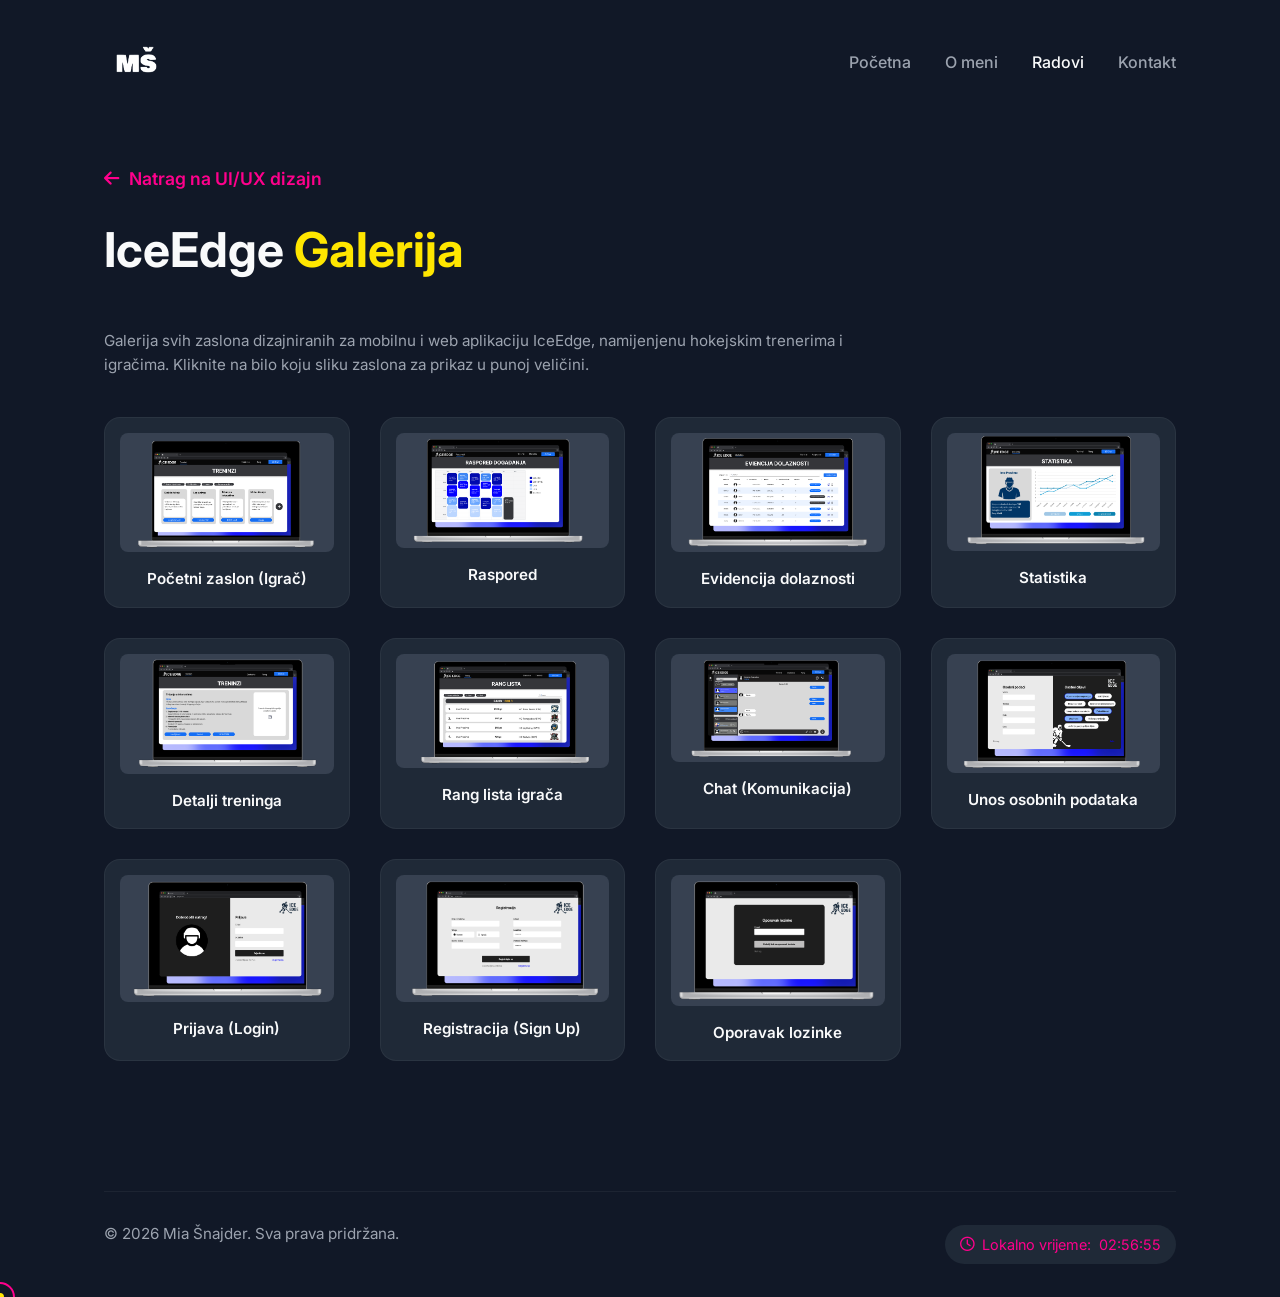
<file: iceedge-galerija.html>
<!DOCTYPE html>
<html lang="hr">
  <head>
    <meta charset="UTF-8" />
    <meta name="viewport" content="width=device-width, initial-scale=1.0" />
    <title>IceEdge Galerija - Moj Portfolio</title>
    <link rel="stylesheet" href="style.css" />
    <link
      href="https://cdnjs.cloudflare.com/ajax/libs/font-awesome/6.0.0/css/all.min.css"
      rel="stylesheet"
    />
    <link
      href="https://fonts.googleapis.com/css2?family=Inter:wght@300;400;600;700&display=swap"
      rel="stylesheet"
    />
  </head>

  <body>
    <div class="container">
      
      <header>
        <div class="logo">
          <a href="index.html">
            <img src="./MŠ.png" alt="Logo" class="logo-img" />
          </a>
        </div>
        <nav>
          <a href="index.html">Početna</a>
          <a href="o-meni.html">O meni</a>
          <a href="radovi.html" class="active">Radovi</a>
          <a href="kontakt.html">Kontakt</a>
        </nav>
      </header>

      
      <section class="category-section">
        <div style="margin-bottom: 25px;">
          <a href="ui-ux-dizajn.html" class="btn-link">
            <i class="fas fa-arrow-left"></i> Natrag na UI/UX dizajn
          </a>
        </div>

        <h1 class="page-title">IceEdge <span>Galerija</span></h1>
        
        <p style="margin-bottom: 40px; max-width: 800px;">
          Galerija svih zaslona dizajniranih za mobilnu i web aplikaciju IceEdge, namijenjenu hokejskim trenerima i igračima. Kliknite na bilo koju sliku zaslona za prikaz u punoj veličini.
        </p>

        
        <div class="screenshot-grid">
          <div class="screenshot-card">
            <div class="screenshot-image-wrapper">
              <img src="./iceedge-zasloni/pocetni zaslon igrac.png" alt="IceEdge početni zaslon" />
            </div>
            <div class="screenshot-title">Početni zaslon (Igrač)</div>
          </div>

          <div class="screenshot-card">
            <div class="screenshot-image-wrapper">
              <img src="./iceedge-zasloni/raspored.png" alt="IceEdge raspored" />
            </div>
            <div class="screenshot-title">Raspored</div>
          </div>

          <div class="screenshot-card">
            <div class="screenshot-image-wrapper">
              <img src="./iceedge-zasloni/evidencija dolaznosti.png" alt="IceEdge evidencija dolaznosti" />
            </div>
            <div class="screenshot-title">Evidencija dolaznosti</div>
          </div>

          <div class="screenshot-card">
            <div class="screenshot-image-wrapper">
              <img src="./iceedge-zasloni/statistika.png" alt="IceEdge statistika" />
            </div>
            <div class="screenshot-title">Statistika</div>
          </div>

          <div class="screenshot-card">
            <div class="screenshot-image-wrapper">
              <img src="./iceedge-zasloni/jedan trening.png" alt="IceEdge jedan trening" />
            </div>
            <div class="screenshot-title">Detalji treninga</div>
          </div>

          <div class="screenshot-card">
            <div class="screenshot-image-wrapper">
              <img src="./iceedge-zasloni/rang igrac.png" alt="IceEdge rang igrac" />
            </div>
            <div class="screenshot-title">Rang lista igrača</div>
          </div>

          <div class="screenshot-card">
            <div class="screenshot-image-wrapper">
              <img src="./iceedge-zasloni/chat.png" alt="IceEdge chat" />
            </div>
            <div class="screenshot-title">Chat (Komunikacija)</div>
          </div>

          <div class="screenshot-card">
            <div class="screenshot-image-wrapper">
              <img src="./iceedge-zasloni/unos osobnih podataka i ciljeva.png" alt="IceEdge unos osobnih podataka" />
            </div>
            <div class="screenshot-title">Unos osobnih podataka</div>
          </div>

          <div class="screenshot-card">
            <div class="screenshot-image-wrapper">
              <img src="./iceedge-zasloni/login.png" alt="IceEdge login" />
            </div>
            <div class="screenshot-title">Prijava (Login)</div>
          </div>

          <div class="screenshot-card">
            <div class="screenshot-image-wrapper">
              <img src="./iceedge-zasloni/sign up.png" alt="IceEdge sign up" />
            </div>
            <div class="screenshot-title">Registracija (Sign Up)</div>
          </div>

          <div class="screenshot-card">
            <div class="screenshot-image-wrapper">
              <img src="./iceedge-zasloni/oporavak lozinke.png" alt="IceEdge oporavak lozinke" />
            </div>
            <div class="screenshot-title">Oporavak lozinke</div>
          </div>
        </div>
      </section>

      
      <div id="lightbox" class="lightbox-modal">
        <span class="close-lightbox" id="close-lightbox">&times;</span>
        <div class="lightbox-content-wrapper">
          <img class="lightbox-content" id="lightbox-img" alt="Enlarged screenshot" />
          <div id="lightbox-caption" class="lightbox-caption"></div>
        </div>
      </div>

      
      <footer>
        <div class="footer-content">
          <p>&copy; 2026 Mia Šnajder. Sva prava pridržana.</p>
          <div class="local-time">
            <i class="far fa-clock"></i> Lokalno vrijeme:
            <span id="current-time">Učitavanje...</span>
          </div>
        </div>
      </footer>
    </div>

    
    <script src="script.js"></script>
    <script>
      document.addEventListener('DOMContentLoaded', () => {
        const lightbox = document.getElementById('lightbox');
        const lightboxImg = document.getElementById('lightbox-img');
        const lightboxCaption = document.getElementById('lightbox-caption');
        const closeLightboxBtn = document.getElementById('close-lightbox');
        
        
        const cards = document.querySelectorAll('.screenshot-card');
        
        cards.forEach(card => {
          card.addEventListener('click', () => {
            const img = card.querySelector('img');
            const title = card.querySelector('.screenshot-title').textContent;
            
            lightbox.style.display = 'block';
            lightboxImg.src = img.src;
            lightboxImg.alt = img.alt;
            lightboxCaption.textContent = title;
            document.body.style.overflow = 'hidden'; 
          });
        });
        
        function closeLightbox() {
          lightbox.style.display = 'none';
          document.body.style.overflow = ''; 
        }
        
        closeLightboxBtn.addEventListener('click', closeLightbox);
        
        
        lightbox.addEventListener('click', (e) => {
          if (e.target === lightbox || e.target.classList.contains('lightbox-content-wrapper')) {
            closeLightbox();
          }
        });
        
        
        document.addEventListener('keydown', (e) => {
          if (e.key === 'Escape' && lightbox.style.display === 'block') {
            closeLightbox();
          }
        });
      });
    </script>
  </body>
</html>
</file>
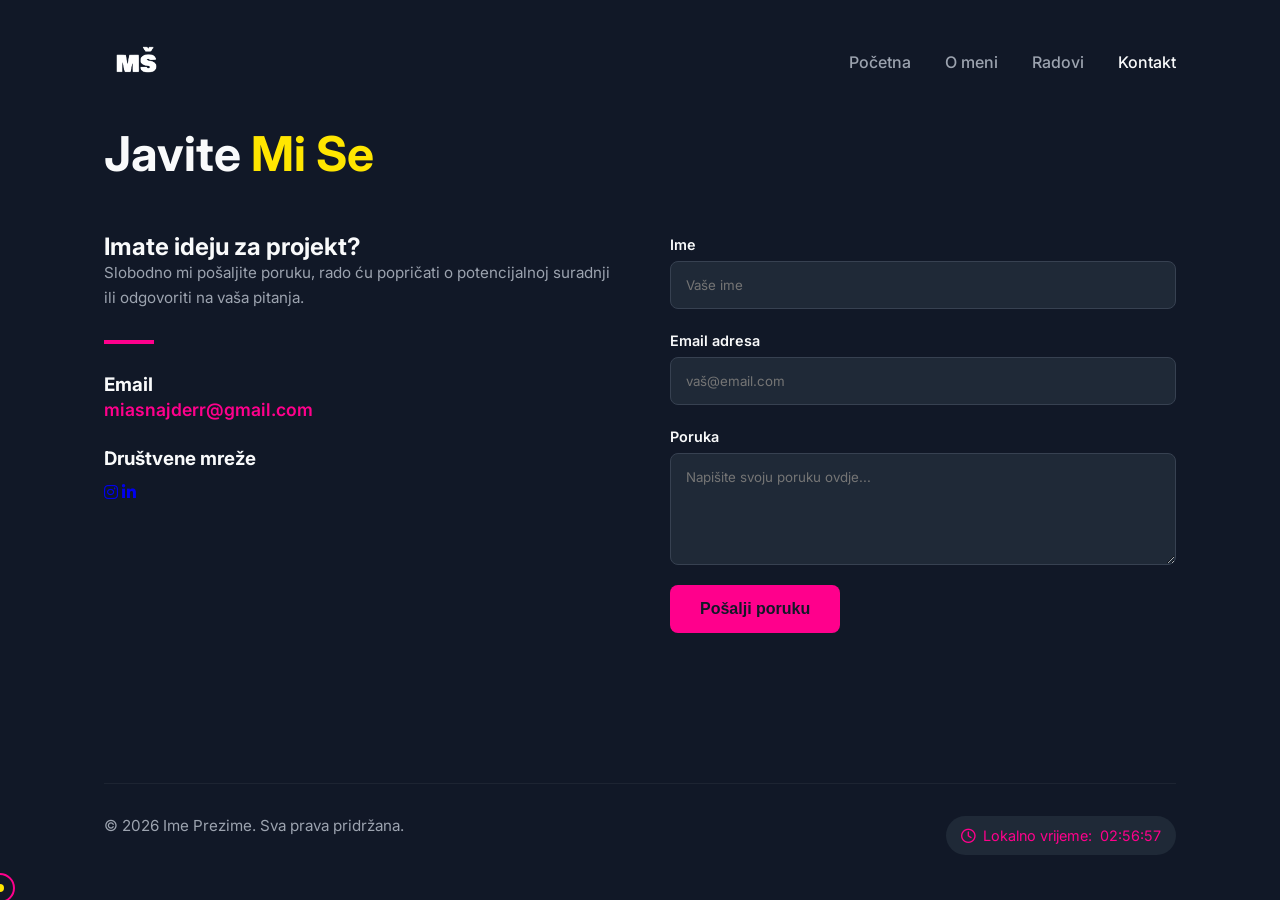
<file: kontakt.html>
<!DOCTYPE html>
<html lang="hr">

<head>
    <meta charset="UTF-8">
    <meta name="viewport" content="width=device-width, initial-scale=1.0">
    <title>Kontakt - Moj Portfolio</title>
    <link rel="stylesheet" href="style.css">
    <link href="https://cdnjs.cloudflare.com/ajax/libs/font-awesome/6.0.0/css/all.min.css" rel="stylesheet">
    <link href="https://fonts.googleapis.com/css2?family=Inter:wght@300;400;600;700&display=swap" rel="stylesheet">
</head>

<body>
    <div class="container">
        
        <header>
            <div class="logo">
                <a href="index.html"><img src="./MŠ.png" alt="Logo" class="logo-img">
            </div>
            <nav>
                <a href="index.html">Početna</a>
                <a href="o-meni.html">O meni</a>
                <a href="radovi.html">Radovi</a>
                <a href="kontakt.html" class="active">Kontakt</a>
            </nav>
        </header>

        <section class="contact-section">
            <h1 class="page-title">Javite <span>Mi Se</span></h1>

            <div class="contact-container">
                <div class="contact-info-block">
                    <h2>Imate ideju za projekt?</h2>
                    <p>Slobodno mi pošaljite poruku, rado ću popričati o potencijalnoj suradnji ili odgovoriti na vaša
                        pitanja.</p>

                    <div class="divider"></div>

                    <h3>Email</h3>
                    <a href="mailto:miasnajderr@gmail.com" class="email-link"
                        style="margin-bottom: 20px;">miasnajderr@gmail.com</a>

                    <h3>Društvene mreže</h3>
                    <div class="social-links" style="margin-top: 10px;">
                            <a href="https://www.instagram.com/miasnajder?igsh=MTd0a2x0ODBsZXMwYQ==" target="_blank" rel="noopener noreferrer"><i class="fab fa-instagram"></i></a>
                            <a href="https://hr.linkedin.com/in/mia-%C5%A1najder-1265662b8" target="_blank" rel="noopener noreferrer"><i class="fab fa-linkedin-in"></i></a>
                    </div>
                </div>

                <form class="contact-form" action="#" method="POST">
                    <div class="form-group">
                        <label for="name">Ime</label>
                        <input type="text" id="name" placeholder="Vaše ime" required>
                    </div>
                    <div class="form-group">
                        <label for="email">Email adresa</label>
                        <input type="email" id="email" placeholder="vaš@email.com" required>
                    </div>
                    <div class="form-group">
                        <label for="message">Poruka</label>
                        <textarea id="message" rows="5" placeholder="Napišite svoju poruku ovdje..."
                            required></textarea>
                    </div>
                    <button type="submit" class="btn-submit">Pošalji poruku</button>
                </form>
            </div>
        </section>
        
        <footer>
            <div class="footer-content">
                <p>&copy; 2026 Ime Prezime. Sva prava pridržana.</p>
                <div class="local-time">
                    <i class="far fa-clock"></i> Lokalno vrijeme: <span id="current-time">Učitavanje...</span>
                </div>
            </div>
        </footer>
    </div>
    <script src="script.js"></script>
</body>

</html>
</file>
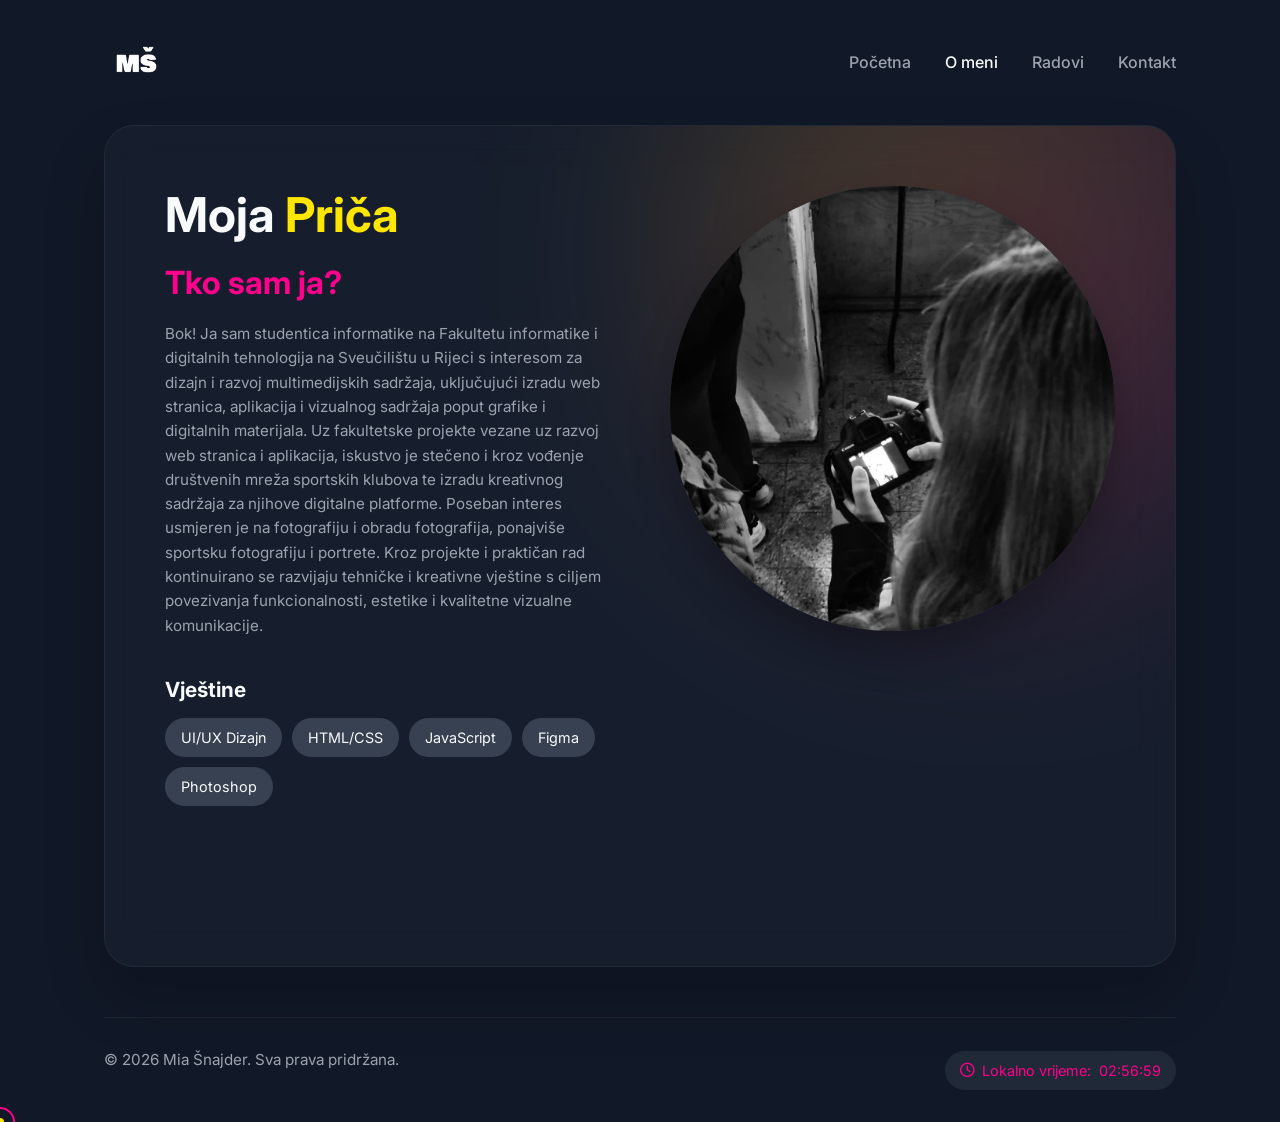
<file: o-meni.html>
<!DOCTYPE html>
<html lang="hr">

<head>
    <meta charset="UTF-8">
    <meta name="viewport" content="width=device-width, initial-scale=1.0">
    <title>O meni - Moj Portfolio</title>
    <link rel="stylesheet" href="style.css">
    <link href="https://cdnjs.cloudflare.com/ajax/libs/font-awesome/6.0.0/css/all.min.css" rel="stylesheet">
    <link href="https://fonts.googleapis.com/css2?family=Inter:wght@300;400;600;700&display=swap" rel="stylesheet">
</head>

<body>
    <div class="container">
        
        <header>
            <div class="logo">
                <a href="index.html">
                    <img src="./MŠ.png" alt="Logo" class="logo-img">
                </a>
            </div>
            <nav>
                <a href="index.html">Početna</a>
                <a href="o-meni.html" class="active">O meni</a>
                <a href="radovi.html">Radovi</a>
                <a href="kontakt.html">Kontakt</a>
            </nav>
        </header>

        <section class="about-section">
            <div class="about-bg-gradient"></div>
            <div class="about-layout">
                <h1 class="page-title">Moja <span>Priča</span></h1>
                
                <div class="about-image-wrapper">
                    <div class="image-placeholder about-img">
                        <img src="ja2.jpeg"/>
                    </div>
                </div>

                <div class="about-text">
                    <h2>Tko sam ja?</h2>
                    <p>Bok! Ja sam studentica informatike na Fakultetu informatike i digitalnih tehnologija na
                        Sveučilištu u Rijeci s interesom za dizajn i razvoj multimedijskih sadržaja, uključujući izradu
                        web stranica, aplikacija i vizualnog sadržaja poput grafike i digitalnih materijala.

                        Uz fakultetske projekte vezane uz razvoj web stranica i aplikacija, iskustvo je stečeno i kroz
                        vođenje društvenih mreža sportskih klubova te izradu kreativnog sadržaja za njihove digitalne
                        platforme. Poseban interes usmjeren je na fotografiju i obradu fotografija, ponajviše sportsku
                        fotografiju i portrete.

                        Kroz projekte i praktičan rad kontinuirano se razvijaju tehničke i kreativne vještine s ciljem
                        povezivanja funkcionalnosti, estetike i kvalitetne vizualne komunikacije.</p>

                    <div class="skills-block">
                        <h3>Vještine</h3>
                        <div class="skills-tags">
                            <span>UI/UX Dizajn</span>
                            <span>HTML/CSS</span>
                            <span>JavaScript</span>
                            <span>Figma</span>
                            <span>Photoshop</span>
                        </div>
                    </div>
                </div>
            </div>
        </section>
        
        <footer>
            <div class="footer-content">
                <p>&copy; 2026 Mia Šnajder. Sva prava pridržana.</p>
                <div class="local-time">
                    <i class="far fa-clock"></i> Lokalno vrijeme: <span id="current-time">Učitavanje...</span>
                </div>
            </div>
        </footer>
    </div>
    <script src="script.js"></script>
</body>

</html>
</file>
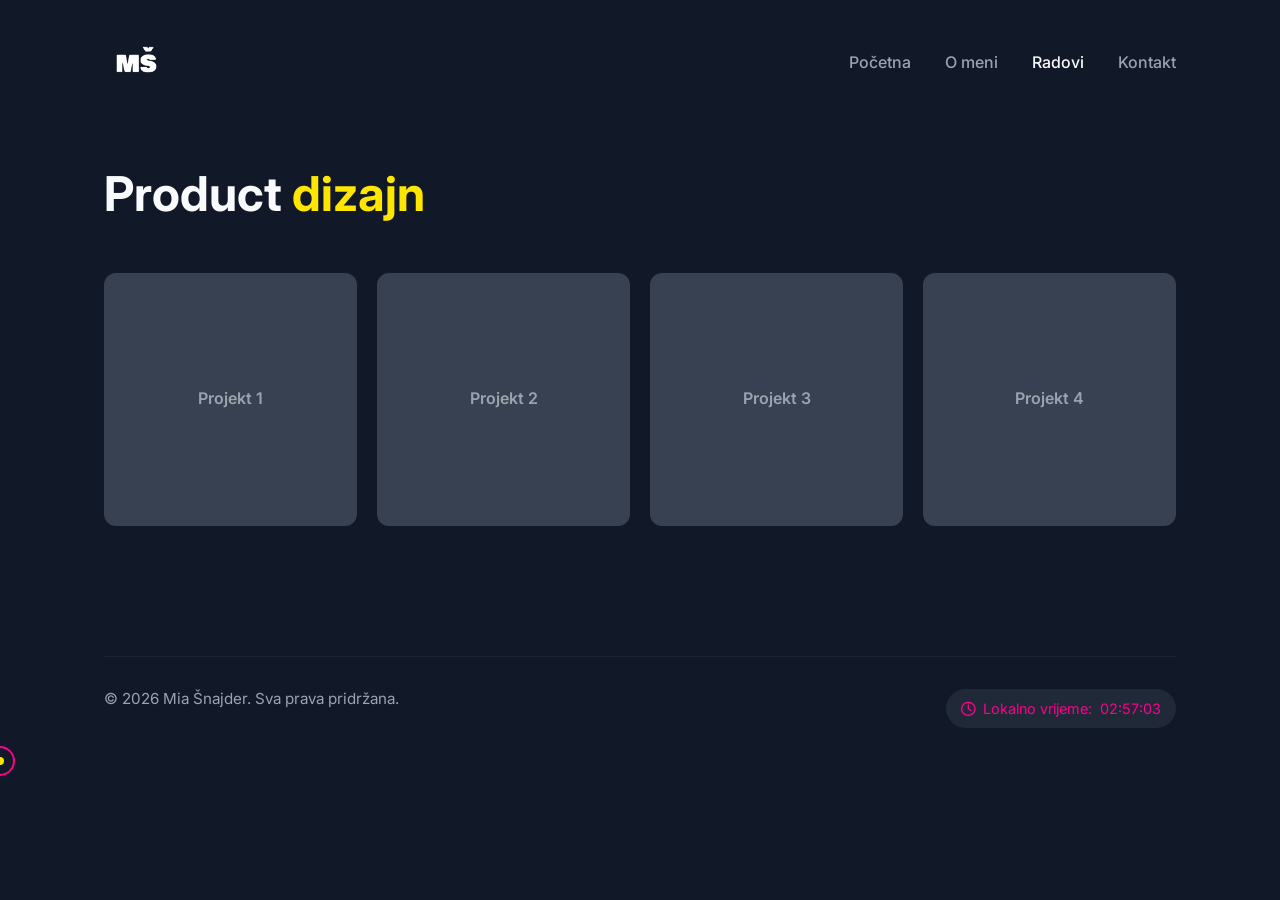
<file: product-dizajn.html>
<!DOCTYPE html>
<html lang="hr">

<head>
    <meta charset="UTF-8">
    <meta name="viewport" content="width=device-width, initial-scale=1.0">
    <title>Product dizajn - Moj Portfolio</title>
    <link rel="stylesheet" href="style.css">
    <link href="https://cdnjs.cloudflare.com/ajax/libs/font-awesome/6.0.0/css/all.min.css" rel="stylesheet">
    <link href="https://fonts.googleapis.com/css2?family=Inter:wght@300;400;600;700&display=swap" rel="stylesheet">
</head>

<body>
    <div class="container">
        <header>
            <div class="logo">
                <a href="index.html">
                    <img src="./MŠ.png" alt="Logo" class="logo-img">
                </a>
            </div>
            <nav>
                <a href="index.html">Početna</a>
                <a href="o-meni.html">O meni</a>
                <a href="radovi.html" class="active">Radovi</a>
                <a href="kontakt.html">Kontakt</a>
            </nav>
        </header>

        <section class="category-section">
            <h1 class="page-title">Product <span>dizajn</span></h1>

            <div class="simple-gallery-grid">
                <div class="gallery-item"><span>Projekt 1</span></div>
                <div class="gallery-item"><span>Projekt 2</span></div>
                <div class="gallery-item"><span>Projekt 3</span></div>
                <div class="gallery-item"><span>Projekt 4</span></div>
            </div>
        </section>

        <footer>
            <div class="footer-content">
                <p>&copy; 2026 Mia Šnajder. Sva prava pridržana.</p>
                <div class="local-time">
                    <i class="far fa-clock"></i> Lokalno vrijeme: <span id="current-time">Učitavanje...</span>
                </div>
            </div>
        </footer>
    </div>
    <script src="script.js"></script>
</body>

</html>
</file>
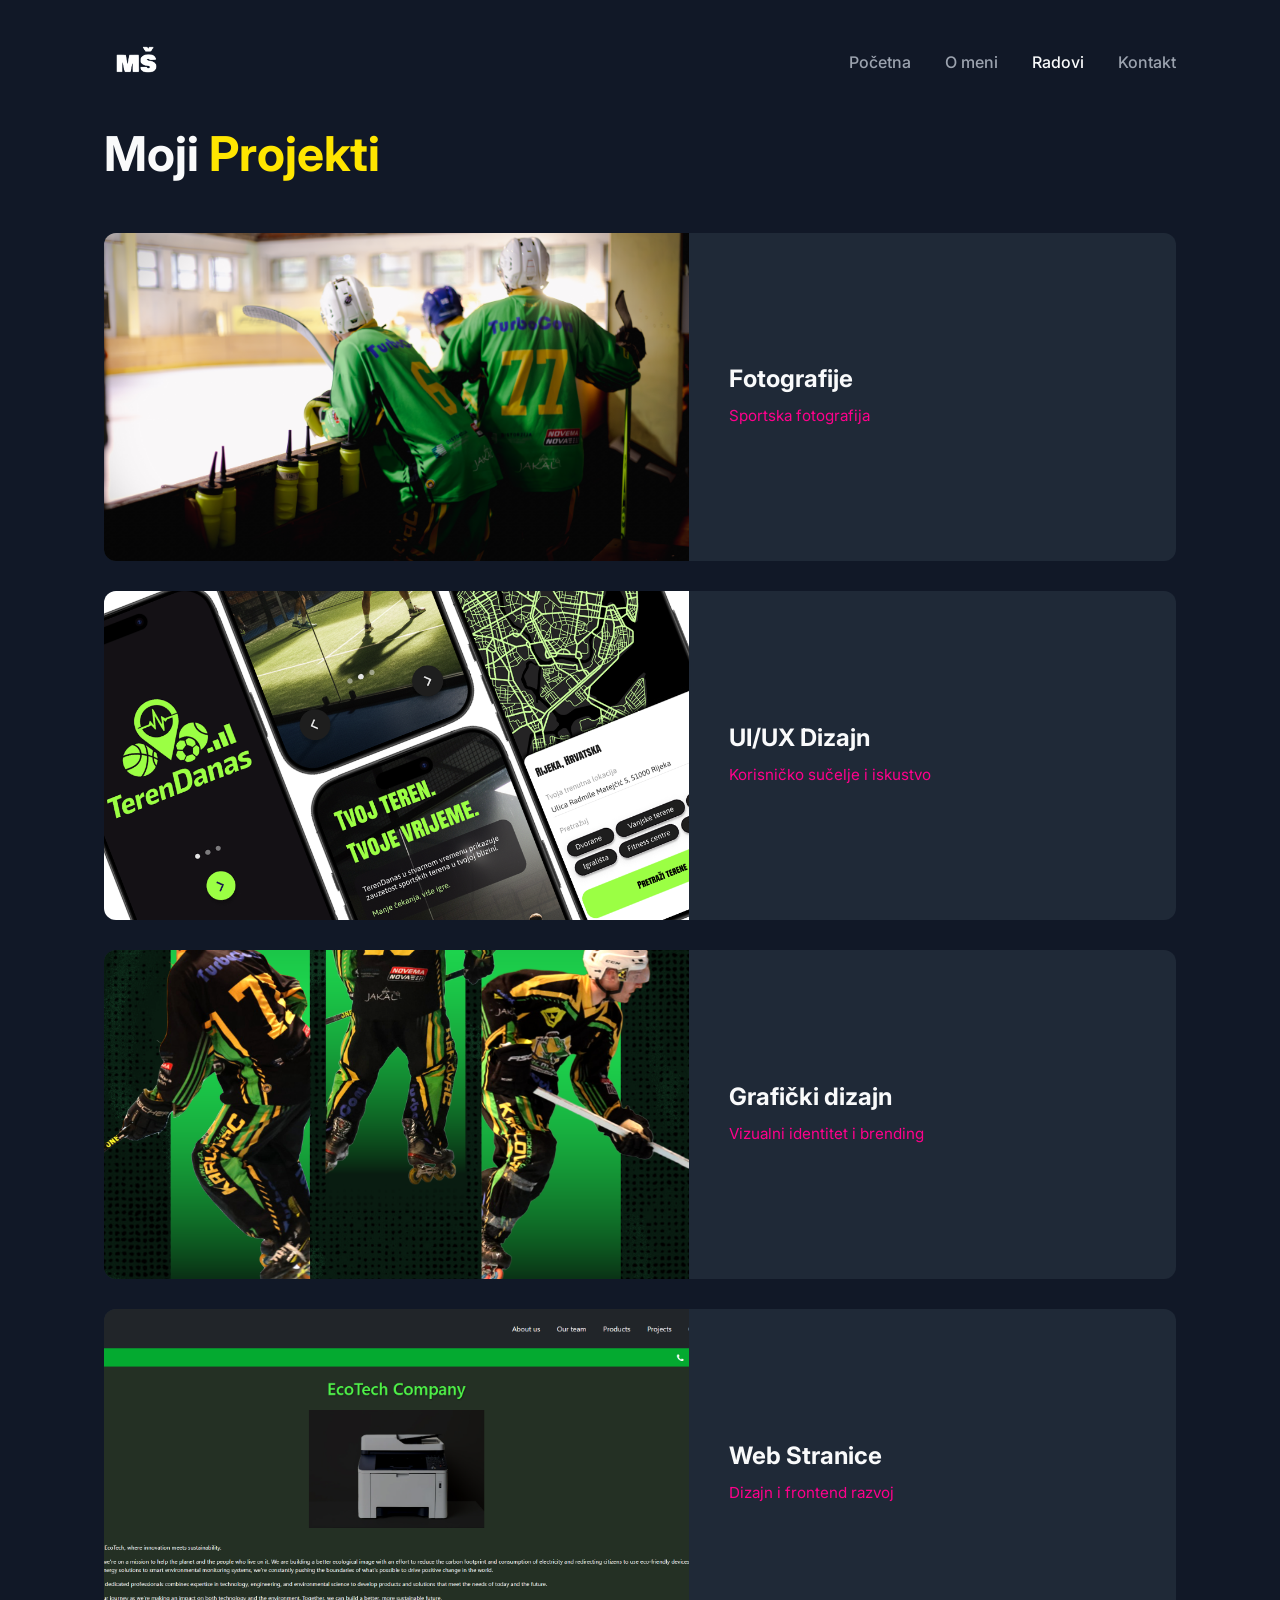
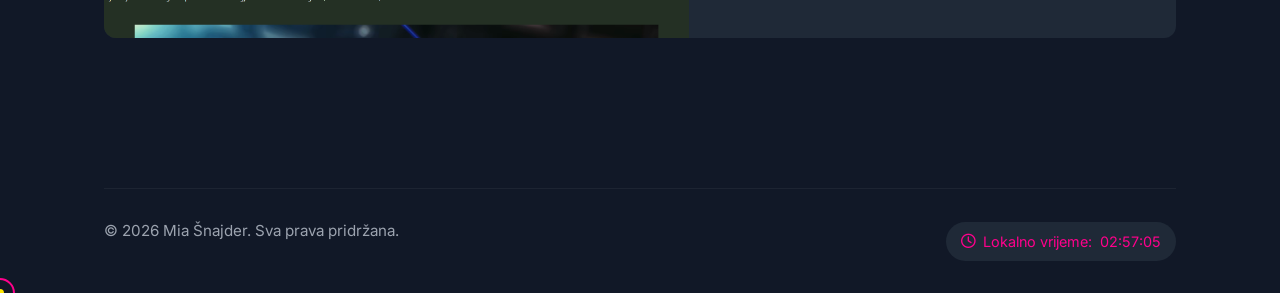
<file: radovi.html>
<!DOCTYPE html>
<html lang="hr">

<head>
    <meta charset="UTF-8">
    <meta name="viewport" content="width=device-width, initial-scale=1.0">
    <title>Radovi - Moj Portfolio</title>
    <link rel="stylesheet" href="style.css">
    <link href="https://cdnjs.cloudflare.com/ajax/libs/font-awesome/6.0.0/css/all.min.css" rel="stylesheet">
    <link href="https://fonts.googleapis.com/css2?family=Inter:wght@300;400;600;700&display=swap" rel="stylesheet">
</head>

<body>
    <div class="container">
        
        <header>
            <div class="logo">
                <a href="index.html"><img src="./MŠ.png" alt="Logo" class="logo-img">
            </div>
            <nav>
                <a href="index.html">Početna</a>
                <a href="o-meni.html">O meni</a>
                <a href="radovi.html" class="active">Radovi</a>
                <a href="kontakt.html">Kontakt</a>
            </nav>
        </header>

        <section class="works-section">
            <h1 class="page-title">Moji <span>Projekti</span></h1>

            <div class="works-grid">
                <a href="fotografije.html" class="work-card-link">
                    <div class="work-card">
                        <div class="work-image"><img src="./slike - hokej/IMG_2467.jpg" alt="Sportska fotografija"></div>
                        <div class="work-info">
                            <h3>Fotografije</h3>
                            <p>Sportska fotografija</p>
                        </div>
                    </div>
                </a>
                <a href="ui-ux-dizajn.html" class="work-card-link">
                    <div class="work-card">
                        <div class="work-image"><img src="TD zasloni.png" alt="UI/UX Dizajn - TD zasloni"></div>
                        <div class="work-info">
                            <h3>UI/UX Dizajn</h3>
                            <p>Korisničko sučelje i iskustvo</p>
                        </div>
                    </div>
                </a>

                <a href="graficki-dizajn.html" class="work-card-link">
                    <div class="work-card">
                        <div class="work-image"><img src="./graf-dizajn/PH najava.png" alt="Grafički dizajn i brending"></div>
                        <div class="work-info">
                            <h3>Grafički dizajn</h3>
                            <p>Vizualni identitet i brending</p>
                        </div>
                    </div>
                </a>

                <a href="web-stranice.html" class="work-card-link">
                    <div class="work-card">
                        <div class="work-image"><img src="EcoTech.png" alt="EcoTech - Početna stranica" /></div>
                        <div class="work-info">
                            <h3>Web Stranice</h3>
                            <p>Dizajn i frontend razvoj</p>
                        </div>
                    </div>
                </a>
            </div>
        </section>
        
        <footer>
            <div class="footer-content">
                <p>&copy; 2026 Mia Šnajder. Sva prava pridržana.</p>
                <div class="local-time">
                    <i class="far fa-clock"></i> Lokalno vrijeme: <span id="current-time">Učitavanje...</span>
                </div>
            </div>
        </footer>
    </div>
    <script src="script.js"></script>
</body>

</html>
</file>
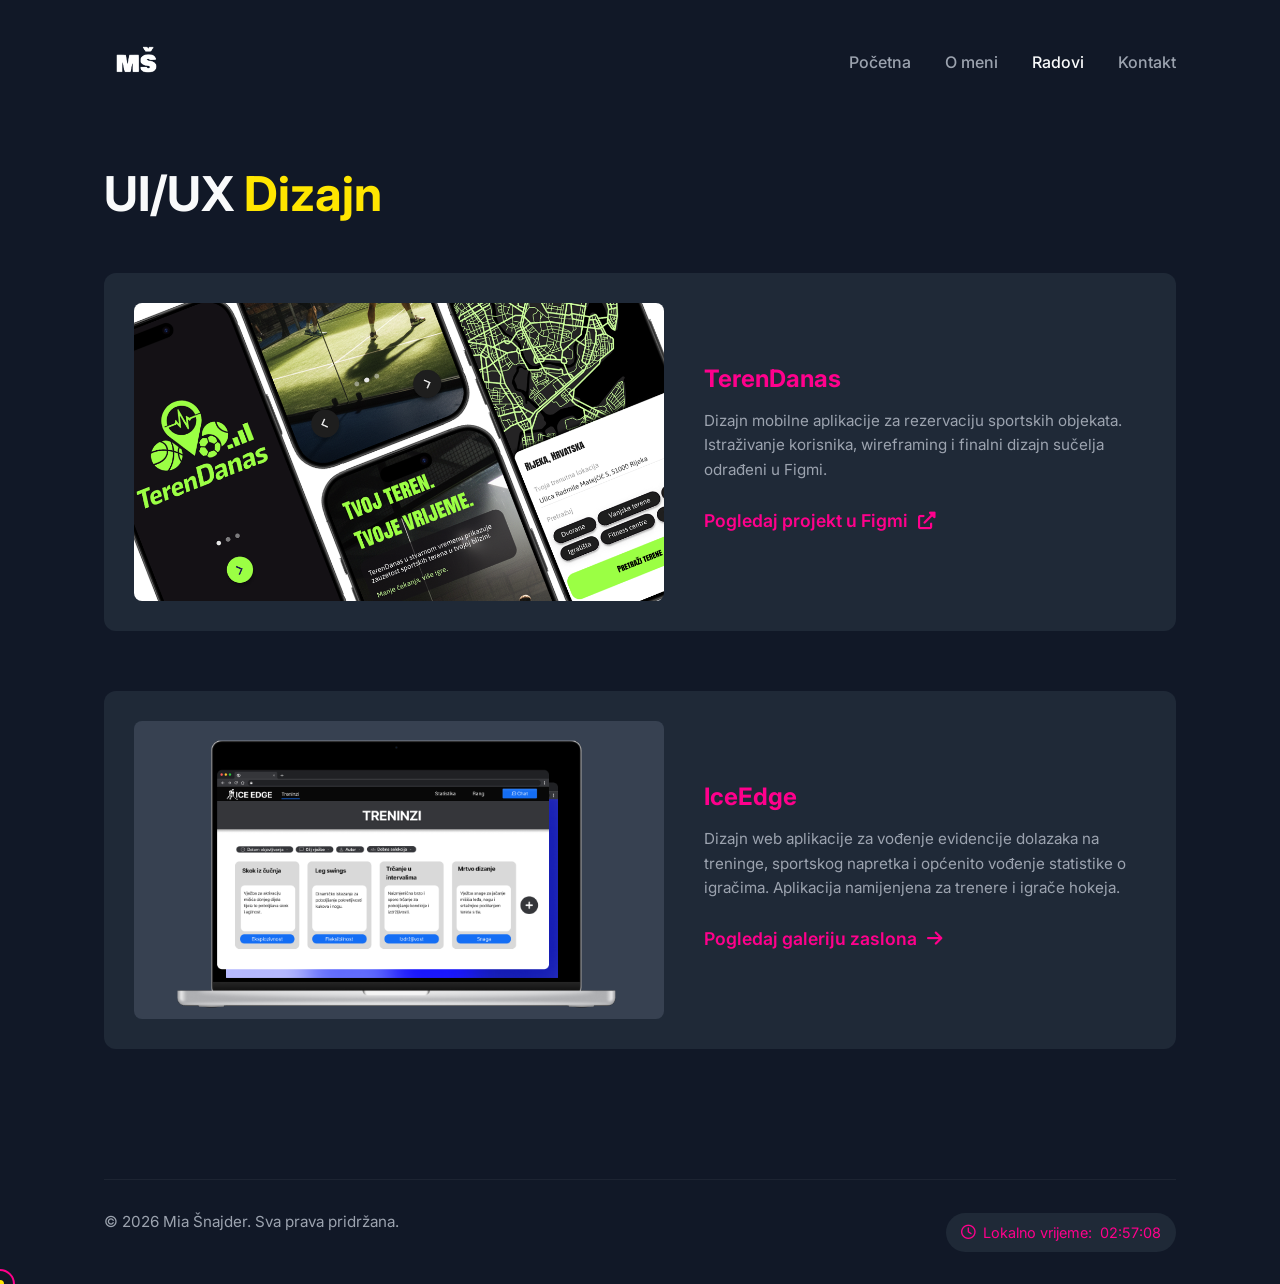
<file: ui-ux-dizajn.html>
<!DOCTYPE html>
<html lang="hr">
  <head>
    <meta charset="UTF-8" />
    <meta name="viewport" content="width=device-width, initial-scale=1.0" />
    <title>UI/UX Dizajn - Moj Portfolio</title>
    <link rel="stylesheet" href="style.css" />
    <link
      href="https://cdnjs.cloudflare.com/ajax/libs/font-awesome/6.0.0/css/all.min.css"
      rel="stylesheet"
    />
    <link
      href="https://fonts.googleapis.com/css2?family=Inter:wght@300;400;600;700&display=swap"
      rel="stylesheet"
    />
  </head>

  <body>
    <div class="container">
      <header>
        <div class="logo">
          <a href="index.html">
            <img src="./MŠ.png" alt="Logo" class="logo-img" />
          </a>
        </div>
        <nav>
          <a href="index.html">Početna</a>
          <a href="o-meni.html">O meni</a>
          <a href="radovi.html" class="active">Radovi</a>
          <a href="kontakt.html">Kontakt</a>
        </nav>
      </header>

      <section class="category-section">
        <h1 class="page-title">UI/UX <span>Dizajn</span></h1>

        <div class="project-list">
          <div class="project-item">
            <div class="project-image">
              <img src="TD zasloni.png" alt="TerenDanas - Početni zaslon" />
            </div>
            <div class="project-details">
              <h2>TerenDanas</h2>
              <p>
                Dizajn mobilne aplikacije za rezervaciju sportskih objekata.
                Istraživanje korisnika, wireframing i finalni dizajn sučelja
                odrađeni u Figmi.
              </p>
              <a
                href="https://www.figma.com/design/de6Urq9667fcdIj2LapSwK/%C5%A0najder_Mia---TerenDanas?node-id=0-1&p=f&t=pdwJ5caO8ye96VGn-0"
                class="btn-link"
                target="_blank"
                >Pogledaj projekt u Figmi
                <i class="fas fa-external-link-alt"></i
              ></a>
            </div>
          </div>
          <div class="project-item">
            <div class="project-image">
              <img src="./iceedge-zasloni/pocetni zaslon igrac.png" alt="IceEdge - Početni zaslon igrača" />
            </div>
            <div class="project-details">
              <h2>IceEdge</h2>
              <p>
                Dizajn web aplikacije za vođenje evidencije dolazaka na treninge, sportskog napretka i općenito vođenje statistike o igračima. Aplikacija namijenjena za trenere i igrače hokeja.
              </p>
              <a href="iceedge-galerija.html" class="btn-link">
                Pogledaj galeriju zaslona
                <i class="fas fa-arrow-right"></i>
              </a>
            </div>
          </div>
        </div>
      </section>

      <footer>
        <div class="footer-content">
          <p>&copy; 2026 Mia Šnajder. Sva prava pridržana.</p>
          <div class="local-time">
            <i class="far fa-clock"></i> Lokalno vrijeme:
            <span id="current-time">Učitavanje...</span>
          </div>
        </div>
      </footer>
    </div>
    <script src="script.js"></script>
  </body>
</html>
</file>
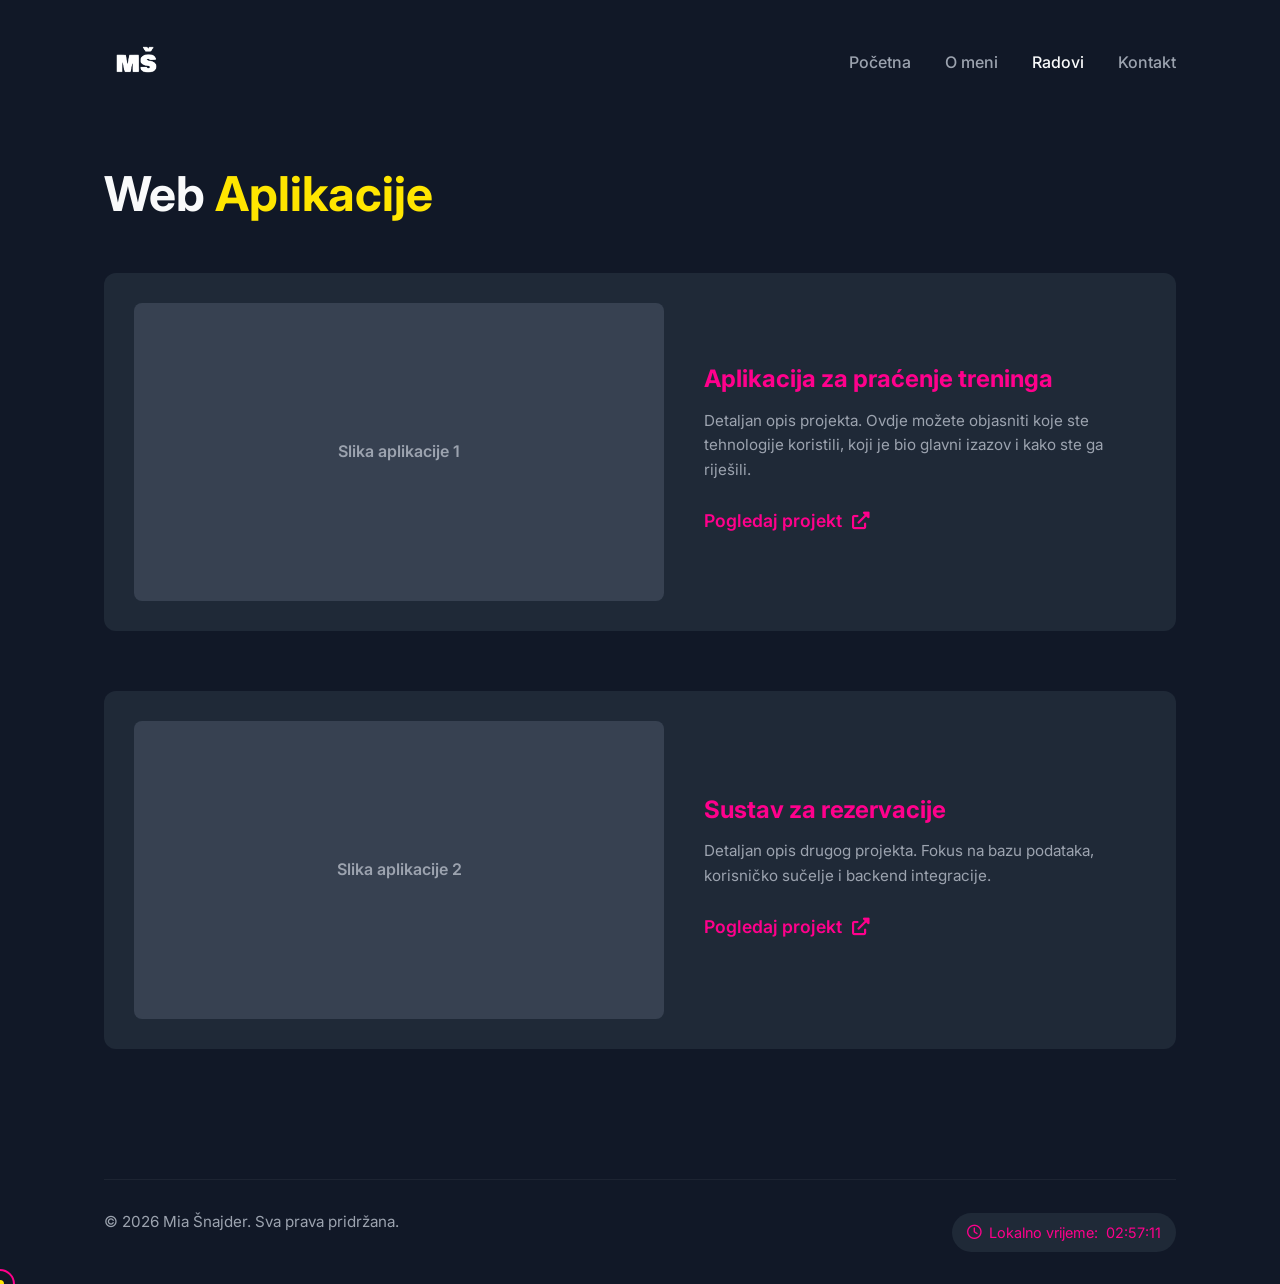
<file: web-aplikacije.html>
<!DOCTYPE html>
<html lang="hr">

<head>
    <meta charset="UTF-8">
    <meta name="viewport" content="width=device-width, initial-scale=1.0">
    <title>Web Aplikacije - Moj Portfolio</title>
    <link rel="stylesheet" href="style.css">
    <link href="https://cdnjs.cloudflare.com/ajax/libs/font-awesome/6.0.0/css/all.min.css" rel="stylesheet">
    <link href="https://fonts.googleapis.com/css2?family=Inter:wght@300;400;600;700&display=swap" rel="stylesheet">
</head>

<body>
    <div class="container">
        <header>
            <div class="logo">
                <a href="index.html">
                    <img src="./MŠ.png" alt="Logo" class="logo-img">
                </a>
            </div>
            <nav>
                <a href="index.html">Početna</a>
                <a href="o-meni.html">O meni</a>
                <a href="radovi.html" class="active">Radovi</a>
                <a href="kontakt.html">Kontakt</a>
            </nav>
        </header>

        <section class="category-section">
            <h1 class="page-title">Web <span>Aplikacije</span></h1>

            <div class="project-list">
                <div class="project-item">
                    <div class="project-image"><span>Slika aplikacije 1</span></div>
                    <div class="project-details">
                        <h2>Aplikacija za praćenje treninga</h2>
                        <p>Detaljan opis projekta. Ovdje možete objasniti koje ste tehnologije koristili, koji je bio
                            glavni izazov i kako ste ga riješili.</p>
                        <a href="#" class="btn-link" target="_blank">Pogledaj projekt <i
                                class="fas fa-external-link-alt"></i></a>
                    </div>
                </div>
                <div class="project-item">
                    <div class="project-image"><span>Slika aplikacije 2</span></div>
                    <div class="project-details">
                        <h2>Sustav za rezervacije</h2>
                        <p>Detaljan opis drugog projekta. Fokus na bazu podataka, korisničko sučelje i backend
                            integracije.</p>
                        <a href="#" class="btn-link" target="_blank">Pogledaj projekt <i
                                class="fas fa-external-link-alt"></i></a>
                    </div>
                </div>
            </div>
        </section>

        <footer>
            <div class="footer-content">
                <p>&copy; 2026 Mia Šnajder. Sva prava pridržana.</p>
                <div class="local-time">
                    <i class="far fa-clock"></i> Lokalno vrijeme: <span id="current-time">Učitavanje...</span>
                </div>
            </div>
        </footer>
    </div>
    <script src="script.js"></script>
</body>

</html>
</file>
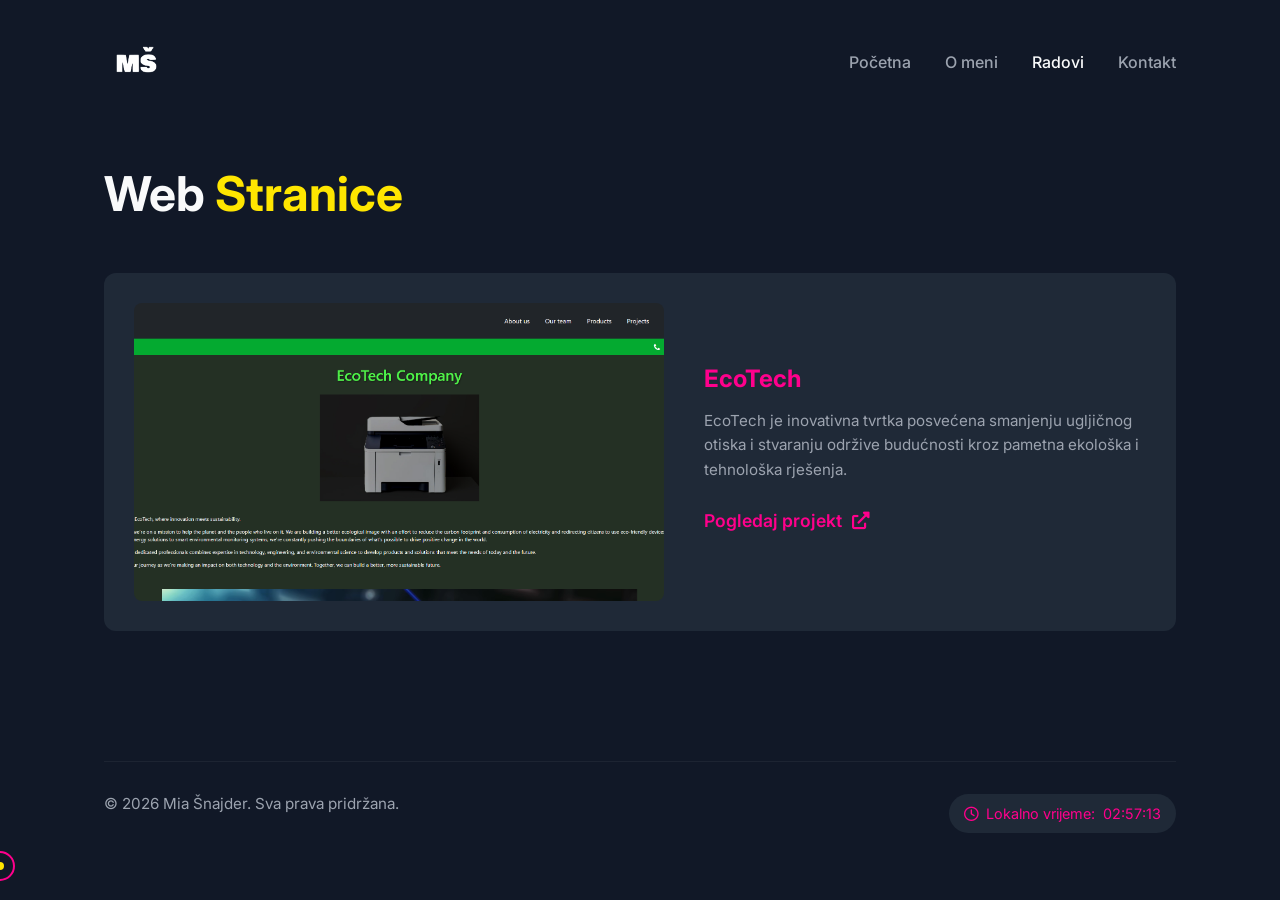
<file: web-stranice.html>
<!DOCTYPE html>
<html lang="hr">

<head>
    <meta charset="UTF-8">
    <meta name="viewport" content="width=device-width, initial-scale=1.0">
    <title>Web Stranice - Moj Portfolio</title>
    <link rel="stylesheet" href="style.css">
    <link href="https://cdnjs.cloudflare.com/ajax/libs/font-awesome/6.0.0/css/all.min.css" rel="stylesheet">
    <link href="https://fonts.googleapis.com/css2?family=Inter:wght@300;400;600;700&display=swap" rel="stylesheet">
</head>

<body>
    <div class="container">
        <header>
            <div class="logo">
                <a href="index.html">
                    <img src="./MŠ.png" alt="Logo" class="logo-img">
                </a>
            </div>
            <nav>
                <a href="index.html">Početna</a>
                <a href="o-meni.html">O meni</a>
                <a href="radovi.html" class="active">Radovi</a>
                <a href="kontakt.html">Kontakt</a>
            </nav>
        </header>

        <section class="category-section">
            <h1 class="page-title">Web <span>Stranice</span></h1>

            <div class="project-list">
                <div class="project-item">
                    <div class="project-image"><img src="EcoTech.png" alt="EcoTech - Početna stranica" /></div>
                    <div class="project-details">
                        <h2>EcoTech</h2>
                        <p>EcoTech je inovativna tvrtka posvećena smanjenju ugljičnog otiska i stvaranju održive budućnosti kroz pametna ekološka i tehnološka rješenja.</p>
                        <a href="https://eco-techco.netlify.app" class="btn-link" target="_blank">Pogledaj projekt <i
                                class="fas fa-external-link-alt"></i></a>
                    </div>
                </div>
            </div>
        </section>

        <footer>
            <div class="footer-content">
                <p>&copy; 2026 Mia Šnajder. Sva prava pridržana.</p>
                <div class="local-time">
                    <i class="far fa-clock"></i> Lokalno vrijeme: <span id="current-time">Učitavanje...</span>
                </div>
            </div>
        </footer>
    </div>
    <script src="script.js"></script>
</body>

</html>
</file>
<file: style.css>
:root {
  --bg-primary: #111827;
  --bg-secondary: #1f2937;
  --bg-tertiary: #374151;

  --accent: #ff008c;
  --accent-pink: #ffe600;
  --text-primary: #f9fafb;
  --text-secondary: #9ca3af;
  --font-main: "Inter", sans-serif;
}

* {
  margin: 0;
  padding: 0;
  box-sizing: border-box;
}

body {
  background-color: var(--bg-primary);
  color: var(--text-primary);
  font-family: var(--font-main);
  line-height: 1.6;
  overflow-x: hidden;
}

.container {
  max-width: 1200px;
  margin: 0 auto;
  padding: 0 5%;
}

header {
  display: flex;
  justify-content: space-between;
  align-items: center;
  padding: 40px 0;
}

.logo-icon {
  width: 40px;
  height: 40px;
  background-color: var(--accent);
  border-radius: 50%;
}

.logo-img {
  height: 45px;
  width: auto;
  object-fit: contain;
  display: block;
}

nav a {
  color: var(--text-secondary);
  text-decoration: none;
  margin-left: 30px;
  font-weight: 500;
  transition: color 0.3s;
}

nav a:hover,
nav a.active {
  color: var(--text-primary);
}

.mobile-menu-btn {
  display: none;
}

h1,
h2,
h3 {
  line-height: 1.2;
  font-weight: 700;
}

.subtitle {
  color: var(--text-secondary);
  font-size: 0.9rem;
  display: block;
  margin-bottom: 15px;
  text-transform: uppercase;
  letter-spacing: 1px;
}

p {
  color: var(--text-secondary);
  margin-bottom: 20px;
  font-size: 0.95rem;
}

.divider {
  width: 50px;
  height: 4px;
  background-color: var(--accent);
  margin: 30px 0;
}

.hero {
  display: grid;
  grid-template-columns: 1.2fr 0.8fr;
  gap: 60px;
  align-items: center;
  padding: 100px 0;
  position: relative;
}

.hero-content {
  display: flex;
  flex-direction: column;
  align-items: flex-start;
}

.hero-name {
  font-size: 5rem;
  font-weight: 800;
  line-height: 1.1;
  margin-bottom: 25px;
  letter-spacing: -2px;
}

.gradient-text {
  background: linear-gradient(90deg, var(--accent-pink), var(--accent));
  -webkit-background-clip: text;
  -webkit-text-fill-color: transparent;
}

.hero-title {
  font-size: 2.1rem;
  font-weight: 600;
  line-height: 1.3;
  color: var(--text-primary);
  margin-bottom: 20px;
  max-width: 95%;
}

.hero-desc {
  font-size: 1.05rem;
  color: var(--text-secondary);
  margin-bottom: 35px;
  max-width: 90%;
}

.hero-actions {
  display: flex;
  align-items: center;
  gap: 40px;
  flex-wrap: wrap;
}

.btn-primary {
  display: inline-flex;
  align-items: center;
  gap: 12px;
  background: linear-gradient(90deg, var(--accent), var(--accent-pink));
  color: var(--bg-primary);
  padding: 15px 32px;
  border-radius: 50px;
  text-decoration: none;
  font-weight: 700;
  font-size: 1rem;
  transition: transform 0.3s ease, box-shadow 0.3s ease;
  box-shadow: 0 10px 20px rgba(255, 0, 140, 0.25);
}

.btn-primary:hover {
  transform: translateY(-3px);
  box-shadow: 0 15px 25px rgba(255, 0, 140, 0.4);
}

.hero-actions .social-links {
  display: flex;
  gap: 20px;
  margin-top: 0;
}

.hero-actions .social-links a {
  color: var(--text-secondary);
  font-size: 1.3rem;
  transition: color 0.3s ease, transform 0.3s ease;
}

.hero-actions .social-links a:hover {
  color: var(--accent);
  transform: translateY(-2px);
}

.hero-visual {
  position: relative;
  width: 100%;
  display: flex;
  justify-content: flex-end;
}

.hero-image-wrapper {
  position: relative;
  width: 100%;
  max-width: 420px;
  aspect-ratio: 4/5;
  border-radius: 24px;
  z-index: 2;
}

.hero-img-element {
  width: 100%;
  height: 100%;
  object-fit: cover;
  border-radius: 24px;
  border: 1px solid rgba(255, 255, 255, 0.1);
  box-shadow: 0 30px 60px rgba(0, 0, 0, 0.4);
  position: relative;
  z-index: 2;
}

.hero-image-glow {
  position: absolute;
  inset: -15px;
  background: linear-gradient(135deg, var(--accent-pink), var(--accent));
  filter: blur(35px);
  opacity: 0.35;
  border-radius: 35px;
  z-index: 1;
  pointer-events: none;
  animation: glowPulse 6s infinite alternate ease-in-out;
}

@keyframes glowPulse {
  0% {
    transform: scale(0.98);
    opacity: 0.3;
  }
  100% {
    transform: scale(1.03);
    opacity: 0.45;
  }
}

.image-placeholder {
  width: 100%;
  aspect-ratio: 3/4;
  background-color: var(--bg-tertiary);
  border-radius: 20px;
  display: flex;
  align-items: center;
  justify-content: center;
  color: var(--text-secondary);
  font-weight: 600;
  box-shadow: 0 20px 40px rgba(0, 0, 0, 0.3);
  overflow: hidden;
}

.image-placeholder img {
  width: 100%;
  height: 100%;
  object-fit: cover;
}

.btn-link,
.email-link {
  color: var(--accent);
  text-decoration: none;
  font-weight: 600;
  display: inline-flex;
  align-items: center;
  gap: 10px;
  font-size: 1.1rem;
  transition: opacity 0.3s;
  border-bottom: 1px solid transparent;
  padding-bottom: 2px;
}

.btn-link:hover,
.email-link:hover {
  opacity: 1;
  color: var(--accent-pink);
  border-bottom: 1px solid var(--accent-pink);
}

.info-section {
  position: relative;
  display: grid;
  grid-template-columns: 1fr 1.5fr;
  gap: 80px;
  padding: 80px 60px;
  margin: 50px 0 100px 0;
  border-radius: 30px;
  border: 1px solid rgba(255, 255, 255, 0.05);
  background-color: var(--bg-secondary);
  background-image: radial-gradient(
      circle at top right,
      rgba(255, 0, 140, 0.15),
      transparent 50%
    ),
    radial-gradient(
      circle at bottom left,
      rgba(255, 230, 0, 0.15),
      transparent 50%
    );
  overflow: hidden;
  z-index: 1;
}

.info-section::before {
  content: "";
  position: absolute;
  inset: 0;
  opacity: 0.3;
  background-image: url("data:image/svg+xml,%3Csvg viewBox='0 0 200 200' xmlns='http://www.w3.org/2000/svg'%3E%3Cfilter id='noiseFilter'%3E%3CfeTurbulence type='fractalNoise' baseFrequency='0.85' numOctaves='3' stitchTiles='stitch'/%3E%3C/filter%3E%3Crect width='100%25' height='100%25' filter='url(%23noiseFilter)'/%3E%3C/svg%3E");
  pointer-events: none;
  z-index: -1;
  mix-blend-mode: overlay;
}

.contact-info h2 {
  font-size: 2.5rem;
  margin-bottom: 20px;
}

.stats-info h2 {
  font-size: 2rem;
  margin-bottom: 20px;
  font-weight: 600;
}

.stats-grid {
  display: flex;
  gap: 60px;
  margin-top: 40px;
}

.stat-item {
  display: flex;
  align-items: center;
  gap: 15px;
}

.stat-number {
  font-size: 4rem;
  font-weight: 700;
  color: var(--accent);
  line-height: 1;
}

.stat-text {
  color: var(--text-primary);
  font-size: 0.9rem;
  font-weight: 500;
  line-height: 1.3;
}

.services {
  display: grid;
  grid-template-columns: repeat(3, 1fr);
  gap: 30px;
  padding-bottom: 100px;
}

.service-card {
  background-color: var(--bg-secondary);
  padding: 40px;
  border-radius: 4px;
  transition: transform 0.3s;
}

.service-card:hover {
  transform: translateY(-5px);
}

.service-card.highlight {
  background-color: var(--accent);
  color: var(--bg-primary);
}

.service-card.highlight h3,
.service-card.highlight p,
.service-card.highlight .service-icon {
  color: var(--bg-primary);
}

.service-icon {
  font-size: 2rem;
  margin-bottom: 40px;
  color: var(--text-secondary);
}

.service-card h3 {
  font-size: 1.5rem;
  margin-bottom: 10px;
}

.service-card p {
  font-size: 0.9rem;
  margin: 0;
}

/* responzivnost mobitel */
@media (max-width: 1024px) {
  .hero {
    grid-template-columns: 1fr;
    gap: 50px;
    text-align: center;
    padding: 60px 0;
  }

  .hero-content {
    align-items: center;
  }

  .hero-name {
    font-size: 4rem;
    margin-bottom: 20px;
  }

  .hero-title {
    max-width: 100%;
  }

  .hero-desc {
    max-width: 100%;
    margin-bottom: 30px;
  }

  .hero-actions {
    justify-content: center;
  }

  .hero-visual {
    justify-content: center;
    max-width: 380px;
    margin: 0 auto;
  }

  .info-section {
    grid-template-columns: 1fr;
    gap: 50px;
    padding: 50px 30px;
  }
}

@media (max-width: 768px) {
  .hero-name {
    font-size: 3rem;
  }

  .services {
    grid-template-columns: 1fr;
  }

  .stats-grid {
    flex-direction: column;
    gap: 30px;
  }

  header {
    flex-direction: row;
    justify-content: space-between;
    align-items: center;
  }

  .logo {
    z-index: 1000;
    position: relative;
  }

  .mobile-menu-btn {
    display: block;
    background: none;
    border: none;
    color: var(--text-primary);
    font-size: 2rem;
    cursor: pointer;
    z-index: 1000;
    position: relative;
  }

  nav {
    position: fixed;
    top: 0;
    right: -100%;
    width: 100%;
    height: 100vh;
    background: rgba(17, 24, 39, 0.98);
    backdrop-filter: blur(10px);
    -webkit-backdrop-filter: blur(10px);
    display: flex;
    flex-direction: column;
    justify-content: center;
    align-items: center;
    transition: right 0.4s cubic-bezier(0.77, 0, 0.175, 1);
    z-index: 999;
  }

  nav.nav-active {
    right: 0;
  }

  nav a {
    margin: 20px 0 !important;
    font-size: 2rem;
  }
}

.page-title {
  font-size: 3rem;
  margin-bottom: 50px;
}

.page-title span {
  color: var(--accent-pink);
}

.works-grid {
  display: grid;
  grid-template-columns: 1fr;
  gap: 30px;
  padding-bottom: 100px;
}

.work-card {
  background-color: var(--bg-secondary);
  border-radius: 12px;
  overflow: hidden;
  transition: transform 0.3s, box-shadow 0.3s;
  display: grid;
  grid-template-columns: 1.2fr 1fr;
  align-items: stretch;
}

.work-card:hover {
  transform: translateY(-5px);
  box-shadow: 0 15px 30px rgba(0, 0, 0, 0.3);
}

.work-image {
  width: 100%;
  aspect-ratio: 16/9;
  background-color: var(--bg-tertiary);
  display: flex;
  align-items: center;
  justify-content: center;
  color: var(--text-secondary);
  overflow: hidden;
}

.work-image img {
  width: 100%;
  height: 100%;
  object-fit: cover;
  transition: transform 0.5s;
}

.work-card:hover .work-image img {
  transform: scale(1.05);
}

.work-info {
  padding: 40px;
  display: flex;
  flex-direction: column;
  justify-content: center;
}

.work-info h3 {
  margin-bottom: 10px;
  font-size: 1.5rem;
}

.work-info p {
  margin-bottom: 0;
  font-size: 0.95rem;
  color: var(--accent);
}

@media (max-width: 768px) {
  .work-card {
    grid-template-columns: 1fr;
  }
  .work-image {
    aspect-ratio: 16/9;
  }
  .work-info {
    padding: 25px;
  }
}

.contact-container {
  display: grid;
  grid-template-columns: 1fr 1fr;
  gap: 60px;
  padding-bottom: 100px;
}

.contact-form {
  display: flex;
  flex-direction: column;
  gap: 20px;
}

.form-group {
  display: flex;
  flex-direction: column;
  gap: 5px;
}

.form-group label {
  font-size: 0.9rem;
  font-weight: 600;
}

.form-group input,
.form-group textarea {
  padding: 15px;
  background-color: var(--bg-secondary);
  border: 1px solid var(--bg-tertiary);
  border-radius: 8px;
  color: var(--text-primary);
  font-family: var(--font-main);
}

.form-group input:focus,
.form-group textarea:focus {
  outline: none;
  border-color: var(--accent-pink);
}

.btn-submit {
  background-color: var(--accent);
  display: inline-block;
  color: var(--bg-primary);
  padding: 15px 30px;
  border: none;
  border-radius: 8px;
  font-weight: 700;
  font-size: 1rem;
  cursor: pointer;
  transition: background-color 0.3s;
  align-self: flex-start;
}

.btn-submit:hover {
  background-color: var(--accent-pink);
  color: white;
}

.form-status {
  margin-top: 15px;
  font-size: 0.9rem;
}
.form-status.success {
  color: var(--accent-pink);
}
.form-status.error {
  color: red;
}

@media (max-width: 768px) {
  .contact-container {
    grid-template-columns: 1fr;
  }
}

@media (pointer: fine) {
  body {
    cursor: none;
  }

  .custom-cursor {
    position: fixed;
    width: 8px;
    height: 8px;
    background-color: var(--accent-pink);
    border-radius: 50%;
    pointer-events: none;
    z-index: 9999;
    transform: translate(-50%, -50%);
    transition: transform 0.1s;
  }

  .cursor-follower {
    position: fixed;
    width: 30px;
    height: 30px;
    border: 2px solid var(--accent);
    border-radius: 50%;
    pointer-events: none;
    z-index: 9998;
    transform: translate(-50%, -50%);
    transition: width 0.3s, height 0.3s, background-color 0.3s,
      border-color 0.3s;
  }

  .cursor-follower.hover-active {
    width: 50px;
    height: 50px;
    background-color: rgba(236, 72, 153, 0.1);
    border-color: var(--accent-pink);
  }
}

.testimonial-section {
  padding: 80px 0;
}

.section-title {
  font-size: 2.5rem;
  margin-bottom: 40px;
  text-align: center;
}

.section-title span {
  color: var(--accent-pink);
}

.carousel-container {
  position: relative;
  overflow: hidden;
  max-width: 800px;
  margin: 0 auto;
  background-color: var(--bg-secondary);
  border-radius: 12px;
  padding: 40px;
}

.carousel-track {
  display: flex;
  transition: transform 0.5s ease-in-out;
}

.carousel-slide {
  min-width: 100%;
  text-align: center;
  padding: 0 20px;
}

.quote {
  font-size: 1.5rem;
  font-style: italic;
  color: var(--text-primary);
  margin-bottom: 20px;
}

.author {
  color: var(--accent);
  font-weight: 600;
}

.carousel-btn {
  position: absolute;
  top: 50%;
  transform: translateY(-50%);
  background: var(--bg-primary);
  color: var(--text-primary);
  border: none;
  width: 40px;
  height: 40px;
  border-radius: 50%;
  cursor: pointer;
  z-index: 10;
  transition: background-color 0.3s, color 0.3s;
}

.carousel-btn:hover {
  background-color: var(--accent-pink);
  color: white;
}

.prev-btn {
  left: 10px;
}

.next-btn {
  right: 10px;
}

.about-section {
  position: relative;
  padding: 60px;
  border-radius: 30px;
  background: rgba(31, 41, 55, 0.4);
  backdrop-filter: blur(20px);
  -webkit-backdrop-filter: blur(20px);
  border: 1px solid rgba(255, 255, 255, 0.05);
  overflow: hidden;
  z-index: 1;
  box-shadow: 0 30px 60px rgba(0, 0, 0, 0.2);
}

.about-bg-gradient {
  position: absolute;
  top: -20%;
  right: -10%;
  width: 600px;
  height: 600px;
  background: linear-gradient(
    135deg,
    var(--accent-pink) 0%,
    var(--accent) 100%
  );
  filter: blur(120px);
  opacity: 0.2;
  z-index: -1;
  pointer-events: none;
  border-radius: 50%;
  animation: gradientMove 8s infinite alternate ease-in-out;
}

@keyframes gradientMove {
  0% {
    transform: translate(0, 0) scale(1);
  }
  100% {
    transform: translate(-50px, 50px) scale(1.1);
  }
}

.about-layout {
  display: grid;
  grid-template-columns: 1fr 1fr;
  grid-template-areas:
    "title image"
    "text image";
  gap: 20px 60px;
  padding-bottom: 100px;
  align-items: start;
}

.about-layout .page-title {
  grid-area: title;
  margin-bottom: 0;
}

.about-layout .about-text {
  grid-area: text;
}

.about-layout .about-image-wrapper {
  grid-area: image;
}

.about-text h2 {
  font-size: 2rem;
  margin-bottom: 20px;
  color: var(--accent);
}

.skills-block {
  margin-top: 40px;
}

.skills-block h3 {
  margin-bottom: 15px;
  font-size: 1.3rem;
}

.skills-tags {
  display: flex;
  flex-wrap: wrap;
  gap: 10px;
}

.skills-tags span {
  background-color: var(--bg-tertiary);
  color: var(--text-primary);
  padding: 8px 16px;
  border-radius: 20px;
  font-size: 0.9rem;
  transition: background-color 0.3s, color 0.3s;
}

.skills-tags span:hover {
  background-color: var(--accent-pink);
  color: white;
}

.about-image-wrapper {
  position: relative;
  width: 100%;
  z-index: 2;
}

.about-img {
  aspect-ratio: 1/1;
  border-radius: 50%;
  position: relative;
  z-index: 2;
}

@media (max-width: 768px) {
  .about-layout {
    grid-template-columns: 1fr 100px;
    grid-template-areas:
      "title image"
      "text text";
    gap: 30px 20px;
    align-items: center;
  }
  .about-layout .about-image-wrapper {
    width: 100px;
    height: 100px;
    margin-left: auto;
  }
}

footer {
  border-top: 1px solid rgba(255, 255, 255, 0.05);
  padding: 30px 0;
  margin-top: 50px;
}

.footer-content {
  display: flex;
  justify-content: space-between;
  align-items: center;
  color: var(--text-secondary);
  font-size: 0.9rem;
}

.local-time {
  display: flex;
  align-items: center;
  gap: 8px;
  background-color: var(--bg-secondary);
  padding: 8px 15px;
  border-radius: 20px;
  color: var(--accent);
}

@media (max-width: 768px) {
  .footer-content {
    flex-direction: column;
    gap: 15px;
    text-align: center;
  }
}

.photo-gallery {
  padding: 100px 0;
}

.gallery-header {
  display: flex;
  justify-content: space-between;
  align-items: flex-end;
  margin-bottom: 40px;
}

.gallery-header .section-title {
  margin-bottom: 0;
  text-align: left;
}

.gallery-grid {
  display: grid;
  grid-template-columns: repeat(3, 1fr);
  grid-auto-rows: 300px;
  gap: 20px;
}

.gallery-item {
  position: relative;
  border-radius: 12px;
  overflow: hidden;
  cursor: pointer;
  background-color: var(--bg-tertiary);
  display: flex;
  align-items: center;
  justify-content: center;
  color: var(--text-secondary);
  font-weight: 600;
  text-align: center;
}

.gallery-item img {
  width: 100%;
  height: 100%;
  object-fit: cover;
  transition: transform 0.5s, filter 0.5s ease;
}

.gallery-item:hover img {
  transform: scale(1.05);
}

img.bw-hover-color {
  filter: grayscale(100%);
}

.gallery-item:hover img.bw-hover-color {
  filter: grayscale(0%);
}

.gallery-item.large {
  grid-column: span 2;
  grid-row: span 2;
}

.gallery-item.wide {
  grid-column: span 2;
}

.overlay {
  position: absolute;
  inset: 0;
  background: linear-gradient(to top, rgba(17, 24, 39, 0.9), transparent);
  display: flex;
  align-items: flex-end;
  padding: 30px;
  opacity: 0;
  transition: opacity 0.3s;
}

.gallery-item:hover .overlay {
  opacity: 1;
}

.overlay span {
  color: white;
  font-size: 1.2rem;
  font-weight: 600;
  transform: translateY(20px);
  transition: transform 0.3s;
}

.gallery-item:hover .overlay span {
  transform: translateY(0);
}

@media (max-width: 768px) {
  .gallery-header {
    flex-direction: column;
    align-items: flex-start;
    gap: 20px;
  }

  .gallery-grid {
    grid-template-columns: 1fr;
    grid-auto-rows: 250px;
  }

  .gallery-item.large,
  .gallery-item.wide {
    grid-column: span 1;
    grid-row: span 1;
  }
}

.category-section {
  padding-top: 40px;
}

.simple-gallery-grid {
  display: grid;
  grid-template-columns: repeat(auto-fit, minmax(250px, 1fr));
  gap: 20px;
  padding-bottom: 80px;
}

.simple-gallery-grid.two-columns {
  grid-template-columns: 1fr 1fr;
  align-items: start;
}

.simple-gallery-grid.two-columns .gallery-item {
  aspect-ratio: auto;
}

.simple-gallery-grid.two-columns .gallery-item img {
  height: auto;
  object-fit: contain;
}

@media (max-width: 768px) {
  .simple-gallery-grid.two-columns {
    grid-template-columns: 1fr;
  }
}

.simple-gallery-grid .gallery-item {
  aspect-ratio: 1/1;
  border-radius: 12px;
}

.project-list {
  display: flex;
  flex-direction: column;
  gap: 60px;
  padding-bottom: 80px;
}

.project-item {
  display: grid;
  grid-template-columns: 1.2fr 1fr;
  gap: 40px;
  align-items: center;
  background-color: var(--bg-secondary);
  border-radius: 12px;
  padding: 30px;
}

.project-image {
  width: 100%;
  aspect-ratio: 16/9;
  background-color: var(--bg-tertiary);
  border-radius: 8px;
  display: flex;
  align-items: center;
  justify-content: center;
  color: var(--text-secondary);
  font-weight: 600;
  overflow: hidden;
}

.project-image img {
  width: 100%;
  height: 100%;
  object-fit: cover;
}

.mockup-gallery {
  display: flex;
  gap: 15px;
  overflow-x: auto;
  padding-bottom: 10px;
  width: 100%;
  scrollbar-width: thin;
  scrollbar-color: var(--accent) var(--bg-secondary);
}

.mockup-gallery img {
  height: 300px;
  border-radius: 8px;
  object-fit: contain;
  background-color: var(--bg-tertiary);
  flex-shrink: 0;
}

.project-details h2 {
  color: var(--accent);
  margin-bottom: 15px;
}

.project-details p {
  margin-bottom: 25px;
}

a.work-card-link {
  text-decoration: none;
  color: inherit;
  display: block;
  border-radius: 12px;
}

a.work-card-link:focus,
a.work-card-link:active {
  outline: none;
}

@media (max-width: 768px) {
  .project-item {
    grid-template-columns: 1fr;
  }
  .mockup-gallery img {
    height: 200px;
  }
}

.screenshot-grid {
  display: grid;
  grid-template-columns: repeat(auto-fill, minmax(220px, 1fr));
  gap: 30px;
  padding-bottom: 80px;
}

.screenshot-card {
  background: var(--bg-secondary);
  border: 1px solid rgba(255, 255, 255, 0.05);
  border-radius: 16px;
  padding: 15px;
  display: flex;
  flex-direction: column;
  align-items: center;
  transition: transform 0.3s ease, box-shadow 0.3s ease, border-color 0.3s ease;
  cursor: pointer;
}

.screenshot-card:hover {
  transform: translateY(-8px);
  border-color: var(--accent);
  box-shadow: 0 12px 24px rgba(255, 0, 140, 0.15);
}

.screenshot-image-wrapper {
  width: 100%;
  border-radius: 8px;
  background: var(--bg-tertiary);
  display: flex;
  align-items: center;
  justify-content: center;
}

.screenshot-image-wrapper img {
  width: 100%;
  height: auto;
  object-fit: contain;
  display: block;
  border-radius: 8px;
  transition: transform 0.3s ease;
}

.screenshot-card:hover .screenshot-image-wrapper img {
  transform: scale(1.03);
}

.screenshot-title {
  margin-top: 15px;
  font-size: 0.95rem;
  font-weight: 600;
  color: var(--text-primary);
  text-align: center;
}

.lightbox-modal {
  display: none;
  position: fixed;
  z-index: 10000;
  padding-top: 40px;
  left: 0;
  top: 0;
  width: 100%;
  height: 100%;
  overflow: auto;
  background-color: rgba(17, 24, 39, 0.95);
  backdrop-filter: blur(10px);
  -webkit-backdrop-filter: blur(10px);
}

.lightbox-content-wrapper {
  position: relative;
  margin: auto;
  display: flex;
  flex-direction: column;
  align-items: center;
  justify-content: center;
  width: 90%;
  max-width: 500px;
  height: 90%;
}

.lightbox-content {
  display: block;
  max-width: 100%;
  max-height: 75vh;
  border-radius: 12px;
  box-shadow: 0 10px 40px rgba(0, 0, 0, 0.6);
  border: 1px solid rgba(255, 255, 255, 0.1);
  animation: zoomIn 0.3s ease;
  object-fit: contain;
}

@keyframes zoomIn {
  from {
    transform: scale(0.9);
    opacity: 0;
  }
  to {
    transform: scale(1);
    opacity: 1;
  }
}

.close-lightbox {
  position: absolute;
  top: 20px;
  right: 25px;
  color: var(--text-secondary);
  font-size: 35px;
  font-weight: bold;
  transition: color 0.3s, transform 0.3s;
  cursor: pointer;
  z-index: 10001;
  width: 45px;
  height: 45px;
  display: flex;
  align-items: center;
  justify-content: center;
  background: var(--bg-secondary);
  border-radius: 50%;
  border: 1px solid rgba(255, 255, 255, 0.1);
}

.close-lightbox:hover {
  color: var(--accent);
  transform: rotate(90deg);
}

.lightbox-caption {
  margin-top: 15px;
  text-align: center;
  color: var(--text-primary);
  font-size: 1.1rem;
  font-weight: 600;
}
</file>
